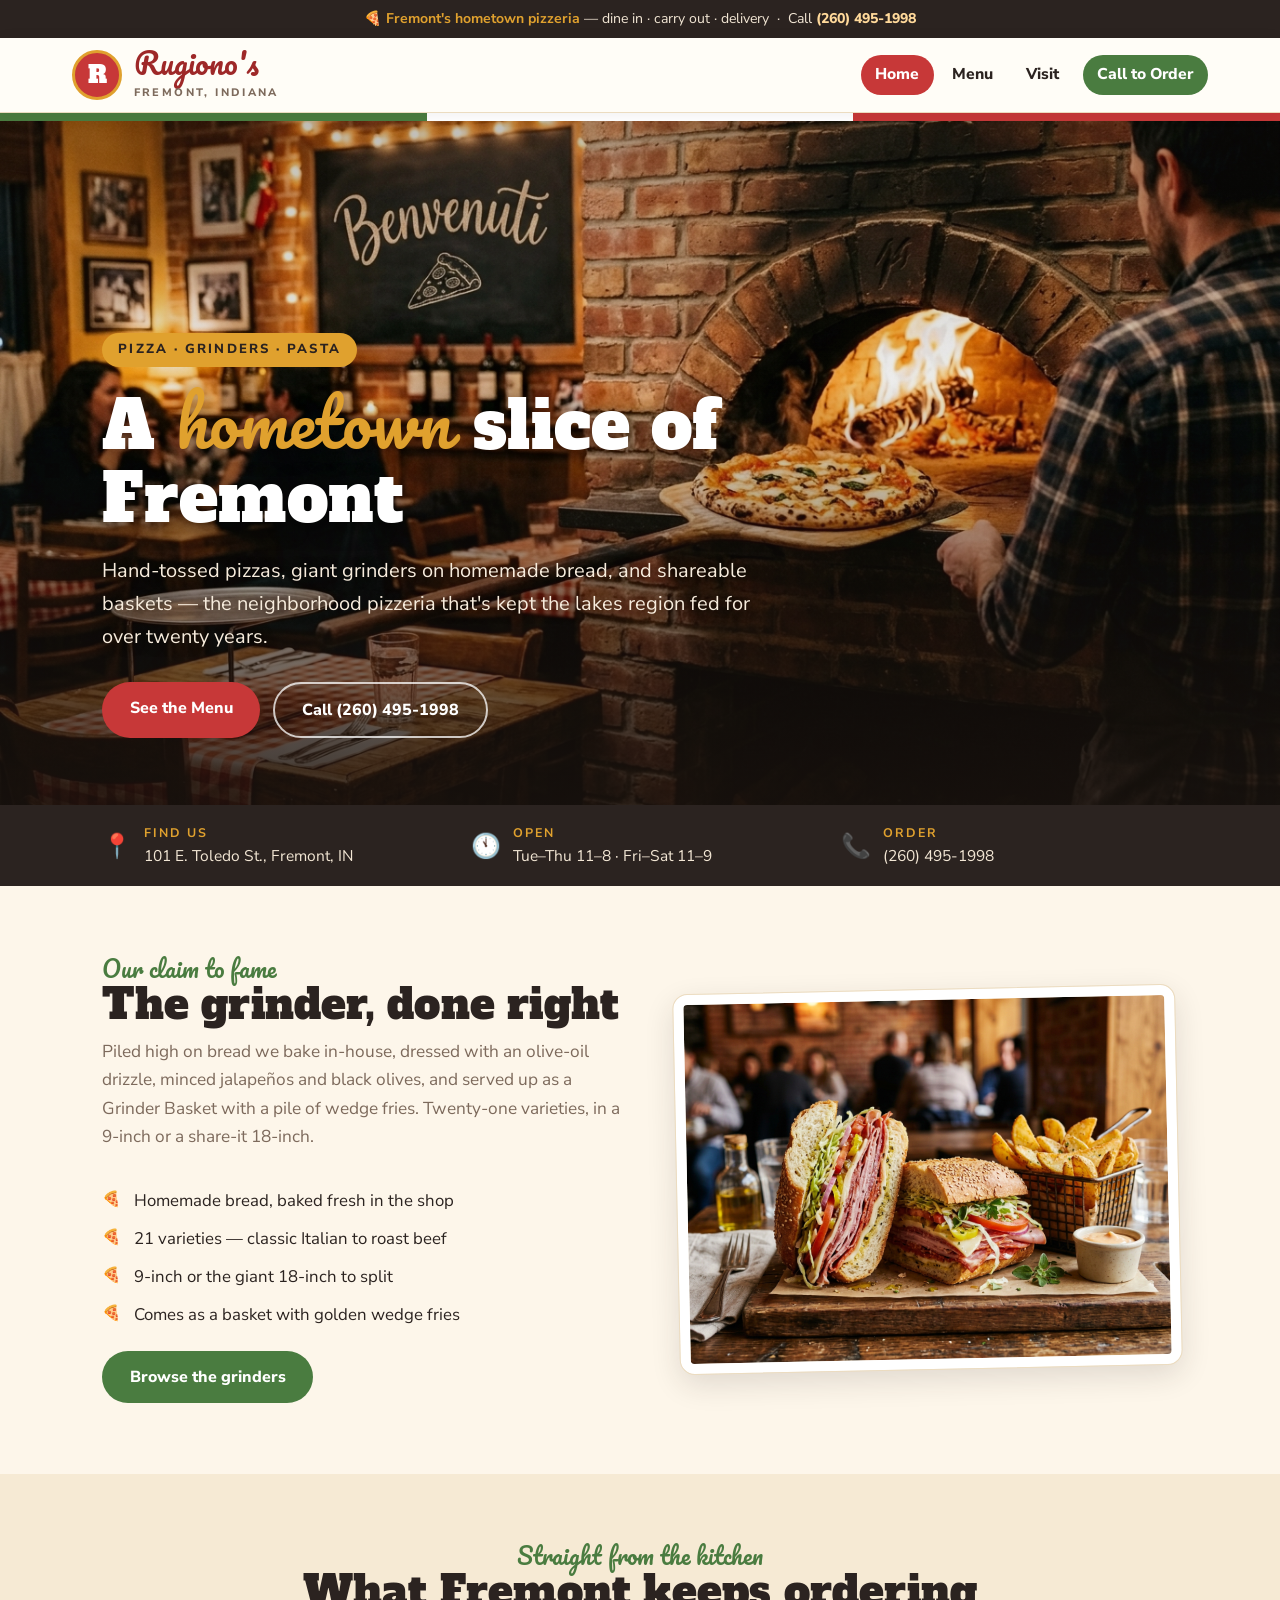
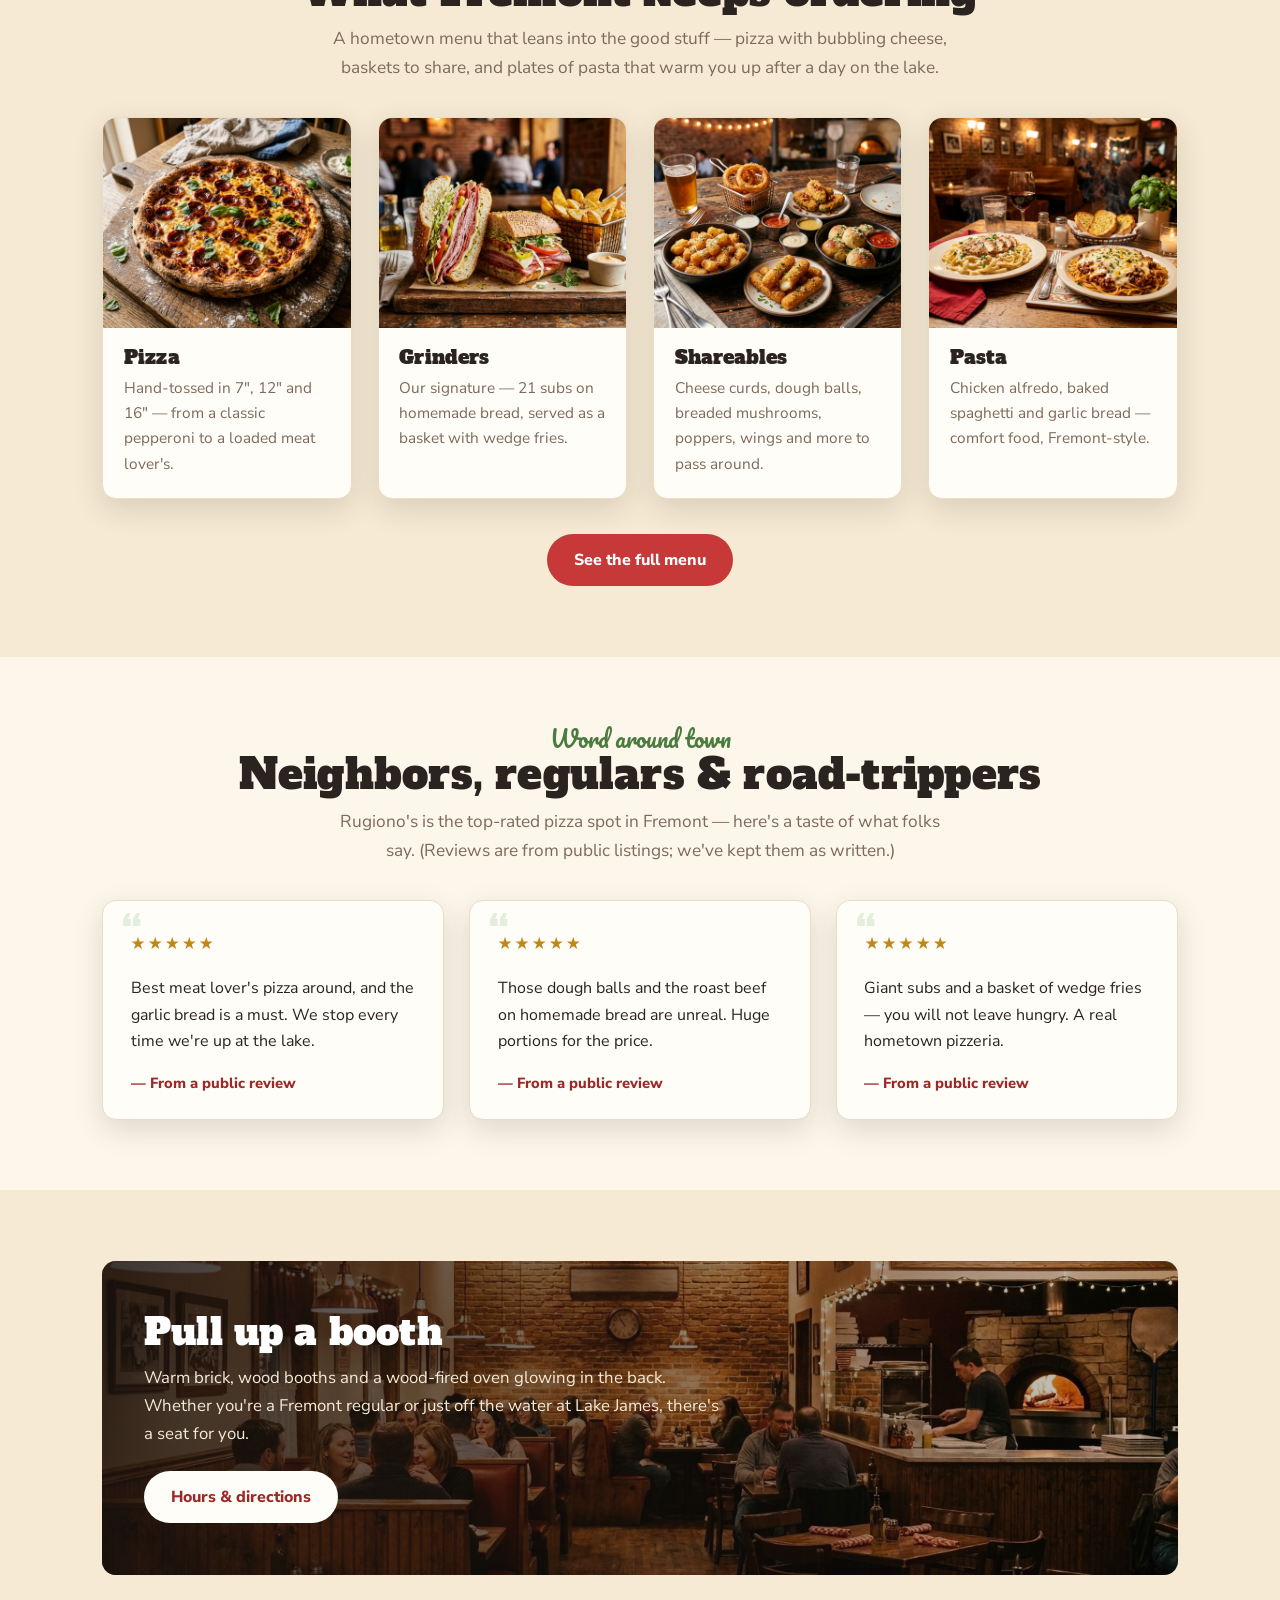
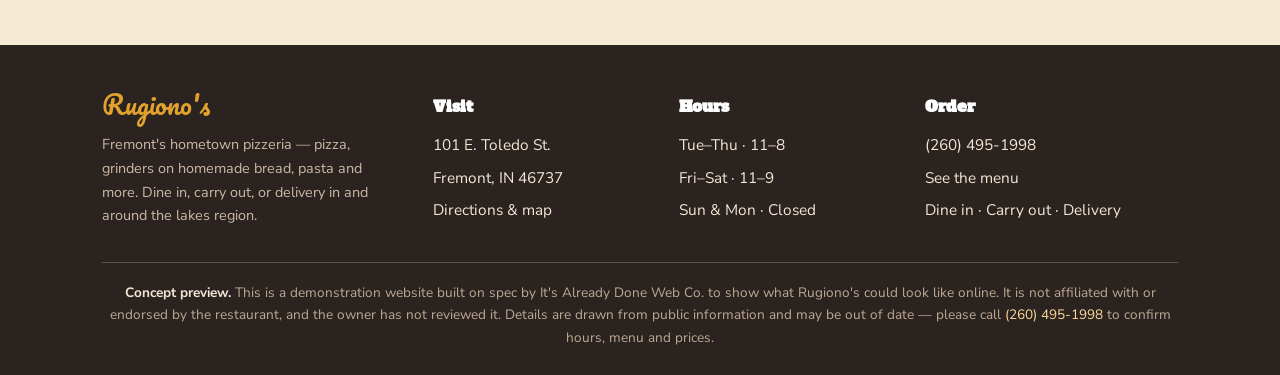
<file: index.html>
<!DOCTYPE html>
<html lang="en">
<head>
<meta charset="UTF-8">
<meta name="viewport" content="width=device-width, initial-scale=1.0">
<meta name="robots" content="noindex, nofollow">
<title>Rugiono's · Pizza & Grinders in Fremont, Indiana</title>
<meta name="description" content="Rugiono's is a hometown pizzeria in Fremont, Indiana — hand-tossed pizzas, giant grinders on homemade bread, pasta, and shareable appetizers. Dine in, carry out, or delivery.">
<link rel="stylesheet" href="css/style.css">
</head>
<body>

<div class="topbar">
  🍕 <strong>Fremont's hometown pizzeria</strong> — dine in · carry out · delivery &nbsp;·&nbsp; Call <a href="tel:12604951998">(260) 495-1998</a>
</div>

<header class="site">
  <div class="nav-row">
    <a class="brand" href="index.html">
      <span class="brand-mark">R</span>
      <span>
        <span class="brand-name">Rugiono's</span>
        <span class="brand-tag">Fremont, Indiana</span>
      </span>
    </a>
    <nav class="main">
      <a href="index.html" class="active">Home</a>
      <a href="menu.html">Menu</a>
      <a href="visit.html">Visit</a>
      <a href="tel:12604951998" class="cta">Call to Order</a>
    </nav>
  </div>
</header>
<div class="tricolore"></div>

<!-- HERO -->
<section class="hero">
  <img class="hero-bg" src="assets/hero-pizzeria-v2.png" alt="A fresh pizza pulled from the brick oven at Rugiono's">
  <div class="wrap hero-inner">
    <span class="kicker">Pizza · Grinders · Pasta</span>
    <h1>A <span class="script">hometown</span> slice of Fremont</h1>
    <p class="lede">Hand-tossed pizzas, giant grinders on homemade bread, and shareable baskets — the neighborhood pizzeria that's kept the lakes region fed for over twenty years.</p>
    <div class="btns">
      <a href="menu.html" class="btn btn-tomato">See the Menu</a>
      <a href="tel:12604951998" class="btn btn-outline">Call (260) 495-1998</a>
    </div>
  </div>
</section>

<!-- INFO STRIP -->
<div class="info-strip">
  <div class="wrap">
    <div class="cell">
      <span class="info-ico">📍</span>
      <span><strong>Find us</strong> 101 E. Toledo St., Fremont, IN</span>
    </div>
    <div class="cell">
      <span class="info-ico">🕚</span>
      <span><strong>Open</strong> Tue–Thu 11–8 · Fri–Sat 11–9</span>
    </div>
    <div class="cell">
      <span class="info-ico">📞</span>
      <span><strong>Order</strong> <a href="tel:12604951998">(260) 495-1998</a></span>
    </div>
  </div>
</div>

<!-- SIGNATURE: GRINDERS -->
<section class="block">
  <div class="wrap">
    <div class="split">
      <div>
        <p class="eyebrow">Our claim to fame</p>
        <h2>The grinder, done right</h2>
        <p class="sub">Piled high on bread we bake in-house, dressed with an olive-oil drizzle, minced jalapeños and black olives, and served up as a Grinder Basket with a pile of wedge fries. Twenty-one varieties, in a 9-inch or a share-it 18-inch.</p>
        <ul class="checks">
          <li>Homemade bread, baked fresh in the shop</li>
          <li>21 varieties — classic Italian to roast beef</li>
          <li>9-inch or the giant 18-inch to split</li>
          <li>Comes as a basket with golden wedge fries</li>
        </ul>
        <p style="margin-top:1.4rem"><a href="menu.html" class="btn btn-basil">Browse the grinders</a></p>
      </div>
      <div class="split-img">
        <img src="assets/grinder.png" alt="A giant grinder sub on homemade bread with a basket of wedge fries">
      </div>
    </div>
  </div>
</section>

<!-- FAVORITES CARDS -->
<section class="block block--deep">
  <div class="wrap center">
    <p class="eyebrow">Straight from the kitchen</p>
    <h2>What Fremont keeps ordering</h2>
    <p class="sub">A hometown menu that leans into the good stuff — pizza with bubbling cheese, baskets to share, and plates of pasta that warm you up after a day on the lake.</p>
  </div>
  <div class="wrap">
    <div class="grid grid-4">
      <div class="card">
        <img src="assets/pizza.png" alt="A whole pepperoni pizza with bubbling mozzarella">
        <div class="pad">
          <h3>Pizza</h3>
          <p>Hand-tossed in 7", 12" and 16" — from a classic pepperoni to a loaded meat lover's.</p>
        </div>
      </div>
      <div class="card">
        <img src="assets/grinder.png" alt="A giant grinder sub cut in half">
        <div class="pad">
          <h3>Grinders</h3>
          <p>Our signature — 21 subs on homemade bread, served as a basket with wedge fries.</p>
        </div>
      </div>
      <div class="card">
        <img src="assets/appetizers.png" alt="A spread of fried appetizers with dipping sauces">
        <div class="pad">
          <h3>Shareables</h3>
          <p>Cheese curds, dough balls, breaded mushrooms, poppers, wings and more to pass around.</p>
        </div>
      </div>
      <div class="card">
        <img src="assets/pasta.png" alt="Chicken alfredo and baked spaghetti with garlic bread">
        <div class="pad">
          <h3>Pasta</h3>
          <p>Chicken alfredo, baked spaghetti and garlic bread — comfort food, Fremont-style.</p>
        </div>
      </div>
    </div>
    <p class="center" style="margin-top:2.2rem"><a href="menu.html" class="btn btn-tomato">See the full menu</a></p>
  </div>
</section>

<!-- REVIEWS -->
<section class="block">
  <div class="wrap center">
    <p class="eyebrow">Word around town</p>
    <h2>Neighbors, regulars &amp; road-trippers</h2>
    <p class="sub">Rugiono's is the top-rated pizza spot in Fremont — here's a taste of what folks say. (Reviews are from public listings; we've kept them as written.)</p>
  </div>
  <div class="wrap">
    <div class="grid grid-3">
      <div class="review">
        <div class="stars">★★★★★</div>
        <p>Best meat lover's pizza around, and the garlic bread is a must. We stop every time we're up at the lake.</p>
        <div class="who">— From a public review</div>
      </div>
      <div class="review">
        <div class="stars">★★★★★</div>
        <p>Those dough balls and the roast beef on homemade bread are unreal. Huge portions for the price.</p>
        <div class="who">— From a public review</div>
      </div>
      <div class="review">
        <div class="stars">★★★★★</div>
        <p>Giant subs and a basket of wedge fries — you will not leave hungry. A real hometown pizzeria.</p>
        <div class="who">— From a public review</div>
      </div>
    </div>
  </div>
</section>

<!-- BANNER -->
<section class="block block--deep">
  <div class="wrap">
    <div class="banner">
      <img class="bg" src="assets/interior-v2.png" alt="The warm, brick-walled dining room at Rugiono's">
      <div class="pad">
        <h2>Pull up a booth</h2>
        <p>Warm brick, wood booths and a wood-fired oven glowing in the back. Whether you're a Fremont regular or just off the water at Lake James, there's a seat for you.</p>
        <a href="visit.html" class="btn btn-cream">Hours &amp; directions</a>
      </div>
    </div>
  </div>
</section>

<!-- FOOTER -->
<footer class="site">
  <div class="wrap">
    <div class="cols">
      <div>
        <span class="brand-name" style="font-family:'Pacifico',cursive;font-size:1.6rem;">Rugiono's</span>
        <p class="small">Fremont's hometown pizzeria — pizza, grinders on homemade bread, pasta and more. Dine in, carry out, or delivery in and around the lakes region.</p>
      </div>
      <div>
        <h4>Visit</h4>
        <ul>
          <li>101 E. Toledo St.</li>
          <li>Fremont, IN 46737</li>
          <li><a href="visit.html">Directions &amp; map</a></li>
        </ul>
      </div>
      <div>
        <h4>Hours</h4>
        <ul>
          <li>Tue–Thu · 11–8</li>
          <li>Fri–Sat · 11–9</li>
          <li>Sun &amp; Mon · Closed</li>
        </ul>
      </div>
      <div>
        <h4>Order</h4>
        <ul>
          <li><a href="tel:12604951998">(260) 495-1998</a></li>
          <li><a href="menu.html">See the menu</a></li>
          <li>Dine in · Carry out · Delivery</li>
        </ul>
      </div>
    </div>
    <div class="footnote">
      <strong>Concept preview.</strong> This is a demonstration website built on spec by It's Already Done Web Co. to show what Rugiono's could look like online. It is not affiliated with or endorsed by the restaurant, and the owner has not reviewed it. Details are drawn from public information and may be out of date — please call <a href="tel:12604951998" style="color:#ffd99a">(260) 495-1998</a> to confirm hours, menu and prices.
    </div>
  </div>
</footer>

<script>
  // Privacy-friendly analytics (GoatCounter) - no cookies, records host+path only
  window.goatcounter = { path: function(p) { return location.host + p; } };
</script>
<script data-goatcounter="https://flylow3d.goatcounter.com/count" async src="//gc.zgo.at/count.js"></script>
</body>
</html>
</file>
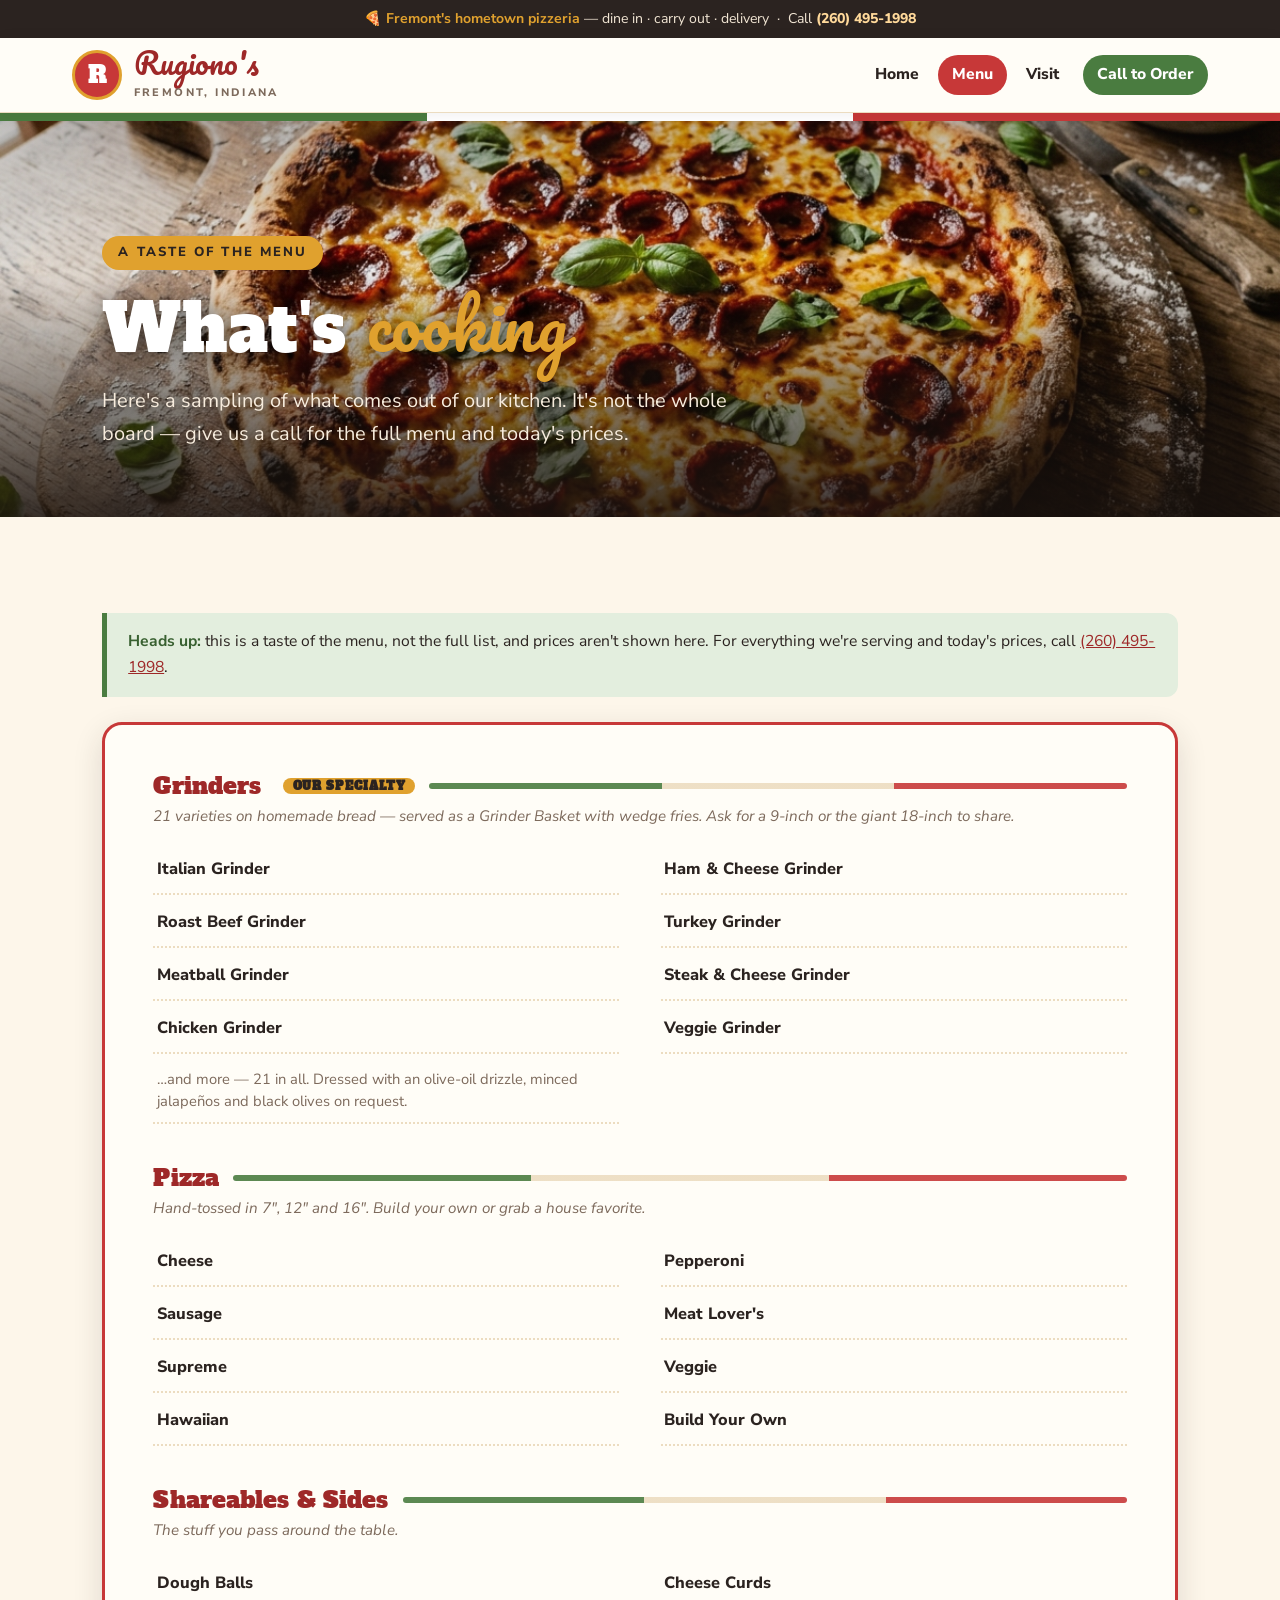
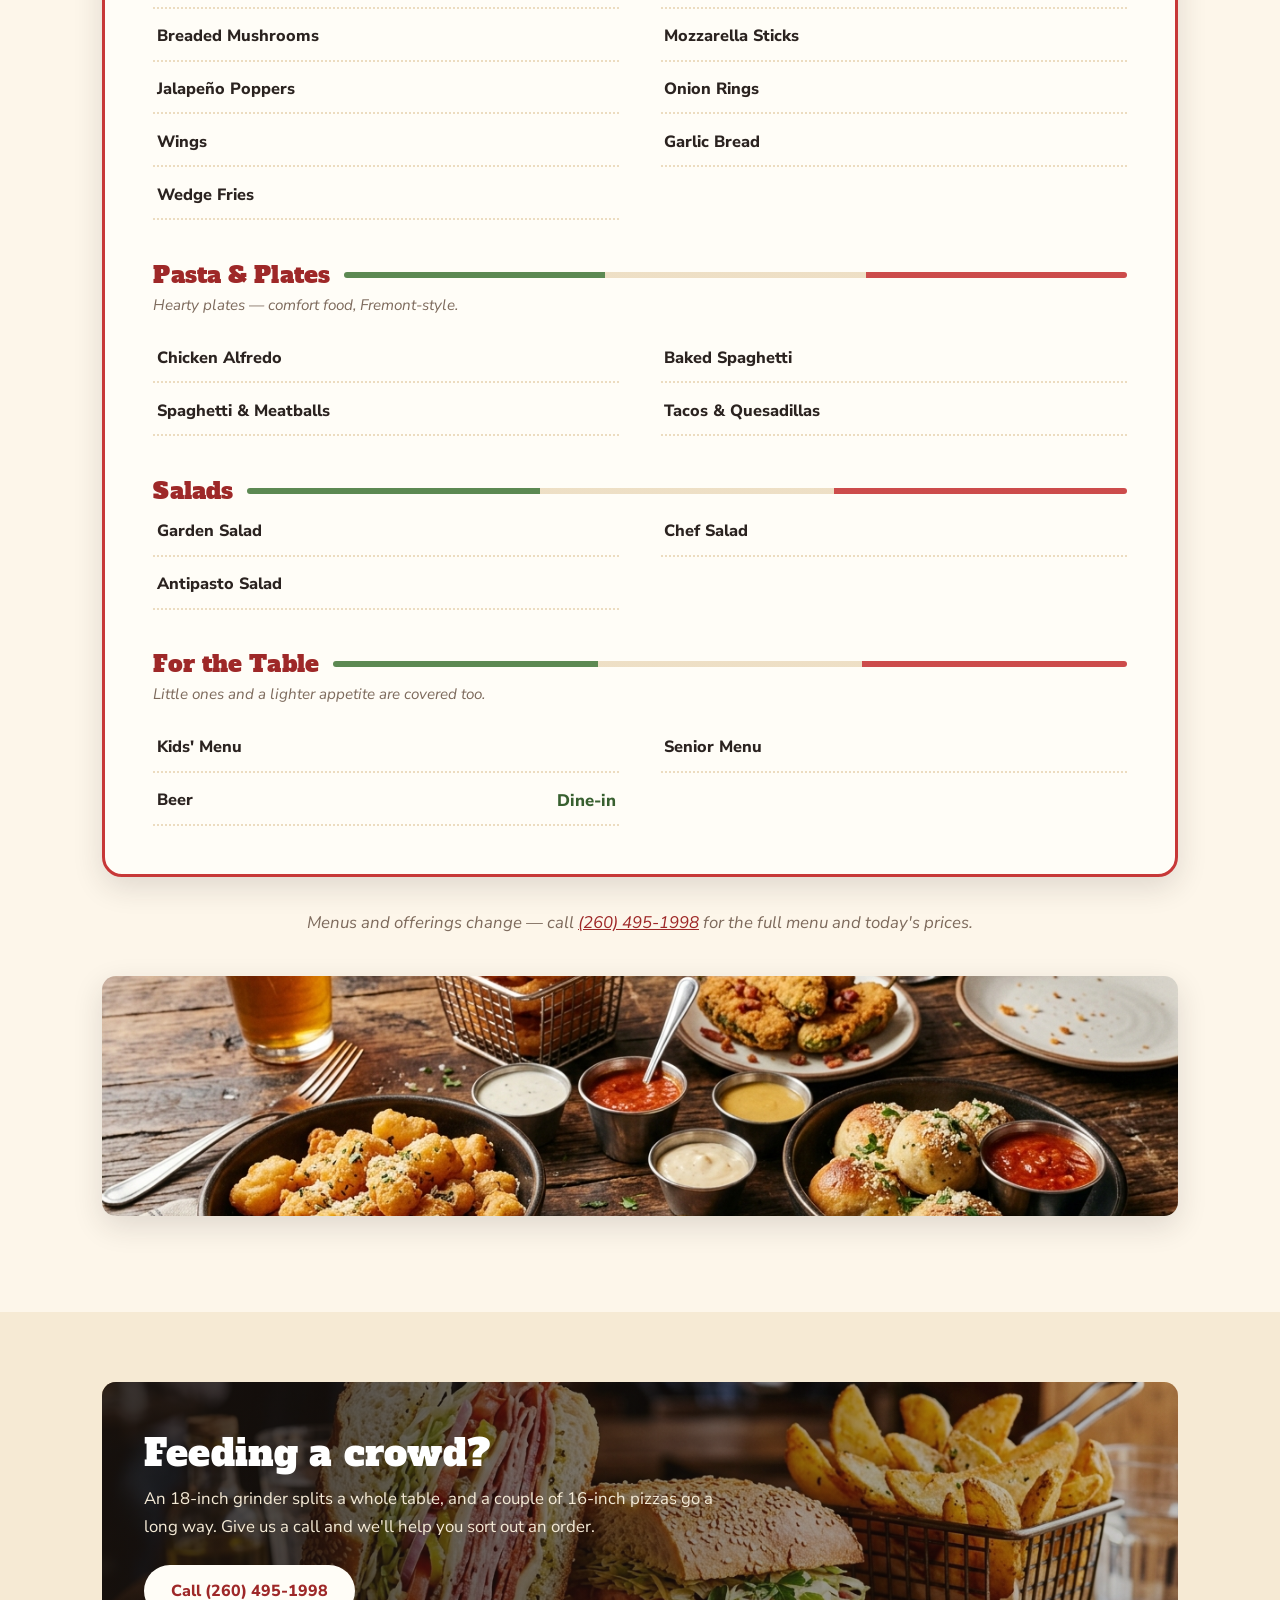
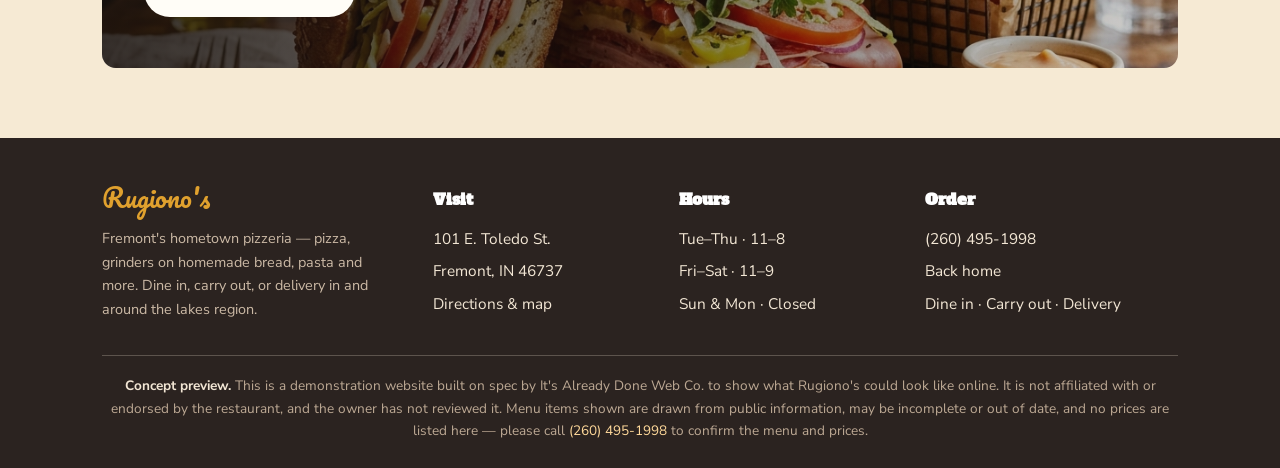
<file: menu.html>
<!DOCTYPE html>
<html lang="en">
<head>
<meta charset="UTF-8">
<meta name="viewport" content="width=device-width, initial-scale=1.0">
<meta name="robots" content="noindex, nofollow">
<title>Menu · Rugiono's · Fremont, Indiana</title>
<meta name="description" content="A taste of the Rugiono's menu — grinders on homemade bread, hand-tossed pizza, shareable appetizers, pasta, salads and more. Call (260) 495-1998 for today's prices.">
<link rel="stylesheet" href="css/style.css">
</head>
<body>

<div class="topbar">
  🍕 <strong>Fremont's hometown pizzeria</strong> — dine in · carry out · delivery &nbsp;·&nbsp; Call <a href="tel:12604951998">(260) 495-1998</a>
</div>

<header class="site">
  <div class="nav-row">
    <a class="brand" href="index.html">
      <span class="brand-mark">R</span>
      <span>
        <span class="brand-name">Rugiono's</span>
        <span class="brand-tag">Fremont, Indiana</span>
      </span>
    </a>
    <nav class="main">
      <a href="index.html">Home</a>
      <a href="menu.html" class="active">Menu</a>
      <a href="visit.html">Visit</a>
      <a href="tel:12604951998" class="cta">Call to Order</a>
    </nav>
  </div>
</header>
<div class="tricolore"></div>

<!-- HERO -->
<section class="hero hero--page">
  <img class="hero-bg" src="assets/pizza.png" alt="A whole pepperoni pizza fresh from the oven">
  <div class="wrap hero-inner">
    <span class="kicker">A taste of the menu</span>
    <h1>What's <span class="script">cooking</span></h1>
    <p class="lede">Here's a sampling of what comes out of our kitchen. It's not the whole board — give us a call for the full menu and today's prices.</p>
  </div>
</section>

<section class="block">
  <div class="wrap">

    <div class="tip">
      <strong>Heads up:</strong> this is a taste of the menu, not the full list, and prices aren't shown here. For everything we're serving and today's prices, call <a href="tel:12604951998">(260) 495-1998</a>.
    </div>

    <div class="menu-board">

      <!-- GRINDERS -->
      <div class="menu-section">
        <h3>Grinders <span class="pill">Our specialty</span></h3>
        <p class="note">21 varieties on homemade bread — served as a Grinder Basket with wedge fries. Ask for a 9-inch or the giant 18-inch to share.</p>
        <div class="menu-items">
          <div class="mi"><span class="n">Italian Grinder</span></div>
          <div class="mi"><span class="n">Ham &amp; Cheese Grinder</span></div>
          <div class="mi"><span class="n">Roast Beef Grinder</span></div>
          <div class="mi"><span class="n">Turkey Grinder</span></div>
          <div class="mi"><span class="n">Meatball Grinder</span></div>
          <div class="mi"><span class="n">Steak &amp; Cheese Grinder</span></div>
          <div class="mi"><span class="n">Chicken Grinder</span></div>
          <div class="mi"><span class="n">Veggie Grinder</span></div>
          <div class="mi"><span class="d">…and more — 21 in all. Dressed with an olive-oil drizzle, minced jalapeños and black olives on request.</span></div>
        </div>
      </div>

      <!-- PIZZA -->
      <div class="menu-section">
        <h3>Pizza</h3>
        <p class="note">Hand-tossed in 7", 12" and 16". Build your own or grab a house favorite.</p>
        <div class="menu-items">
          <div class="mi"><span class="n">Cheese</span></div>
          <div class="mi"><span class="n">Pepperoni</span></div>
          <div class="mi"><span class="n">Sausage</span></div>
          <div class="mi"><span class="n">Meat Lover's</span></div>
          <div class="mi"><span class="n">Supreme</span></div>
          <div class="mi"><span class="n">Veggie</span></div>
          <div class="mi"><span class="n">Hawaiian</span></div>
          <div class="mi"><span class="n">Build Your Own</span></div>
        </div>
      </div>

      <!-- APPETIZERS -->
      <div class="menu-section">
        <h3>Shareables &amp; Sides</h3>
        <p class="note">The stuff you pass around the table.</p>
        <div class="menu-items">
          <div class="mi"><span class="n">Dough Balls</span></div>
          <div class="mi"><span class="n">Cheese Curds</span></div>
          <div class="mi"><span class="n">Breaded Mushrooms</span></div>
          <div class="mi"><span class="n">Mozzarella Sticks</span></div>
          <div class="mi"><span class="n">Jalapeño Poppers</span></div>
          <div class="mi"><span class="n">Onion Rings</span></div>
          <div class="mi"><span class="n">Wings</span></div>
          <div class="mi"><span class="n">Garlic Bread</span></div>
          <div class="mi"><span class="n">Wedge Fries</span></div>
        </div>
      </div>

      <!-- PASTA -->
      <div class="menu-section">
        <h3>Pasta &amp; Plates</h3>
        <p class="note">Hearty plates — comfort food, Fremont-style.</p>
        <div class="menu-items">
          <div class="mi"><span class="n">Chicken Alfredo</span></div>
          <div class="mi"><span class="n">Baked Spaghetti</span></div>
          <div class="mi"><span class="n">Spaghetti &amp; Meatballs</span></div>
          <div class="mi"><span class="n">Tacos &amp; Quesadillas</span></div>
        </div>
      </div>

      <!-- SALADS -->
      <div class="menu-section">
        <h3>Salads</h3>
        <div class="menu-items">
          <div class="mi"><span class="n">Garden Salad</span></div>
          <div class="mi"><span class="n">Chef Salad</span></div>
          <div class="mi"><span class="n">Antipasto Salad</span></div>
        </div>
      </div>

      <!-- FOR EVERYONE -->
      <div class="menu-section">
        <h3>For the Table</h3>
        <p class="note">Little ones and a lighter appetite are covered too.</p>
        <div class="menu-items">
          <div class="mi"><span class="n">Kids' Menu</span></div>
          <div class="mi"><span class="n">Senior Menu</span></div>
          <div class="mi"><span class="n">Beer</span> <span class="p">Dine-in</span></div>
        </div>
      </div>

    </div>

    <p class="center" style="margin-top:2rem;color:var(--muted);font-style:italic;">
      Menus and offerings change — call <a href="tel:12604951998">(260) 495-1998</a> for the full menu and today's prices.
    </p>

    <div class="menu-photo" style="margin-top:2.4rem">
      <img src="assets/appetizers.png" alt="A spread of appetizers from Rugiono's">
    </div>
  </div>
</section>

<!-- BANNER -->
<section class="block block--deep">
  <div class="wrap">
    <div class="banner">
      <img class="bg" src="assets/grinder.png" alt="A giant grinder with wedge fries">
      <div class="pad">
        <h2>Feeding a crowd?</h2>
        <p>An 18-inch grinder splits a whole table, and a couple of 16-inch pizzas go a long way. Give us a call and we'll help you sort out an order.</p>
        <a href="tel:12604951998" class="btn btn-cream">Call (260) 495-1998</a>
      </div>
    </div>
  </div>
</section>

<!-- FOOTER -->
<footer class="site">
  <div class="wrap">
    <div class="cols">
      <div>
        <span class="brand-name" style="font-family:'Pacifico',cursive;font-size:1.6rem;">Rugiono's</span>
        <p class="small">Fremont's hometown pizzeria — pizza, grinders on homemade bread, pasta and more. Dine in, carry out, or delivery in and around the lakes region.</p>
      </div>
      <div>
        <h4>Visit</h4>
        <ul>
          <li>101 E. Toledo St.</li>
          <li>Fremont, IN 46737</li>
          <li><a href="visit.html">Directions &amp; map</a></li>
        </ul>
      </div>
      <div>
        <h4>Hours</h4>
        <ul>
          <li>Tue–Thu · 11–8</li>
          <li>Fri–Sat · 11–9</li>
          <li>Sun &amp; Mon · Closed</li>
        </ul>
      </div>
      <div>
        <h4>Order</h4>
        <ul>
          <li><a href="tel:12604951998">(260) 495-1998</a></li>
          <li><a href="index.html">Back home</a></li>
          <li>Dine in · Carry out · Delivery</li>
        </ul>
      </div>
    </div>
    <div class="footnote">
      <strong>Concept preview.</strong> This is a demonstration website built on spec by It's Already Done Web Co. to show what Rugiono's could look like online. It is not affiliated with or endorsed by the restaurant, and the owner has not reviewed it. Menu items shown are drawn from public information, may be incomplete or out of date, and no prices are listed here — please call <a href="tel:12604951998" style="color:#ffd99a">(260) 495-1998</a> to confirm the menu and prices.
    </div>
  </div>
</footer>

<script>
  // Privacy-friendly analytics (GoatCounter) - no cookies, records host+path only
  window.goatcounter = { path: function(p) { return location.host + p; } };
</script>
<script data-goatcounter="https://flylow3d.goatcounter.com/count" async src="//gc.zgo.at/count.js"></script>
</body>
</html>
</file>
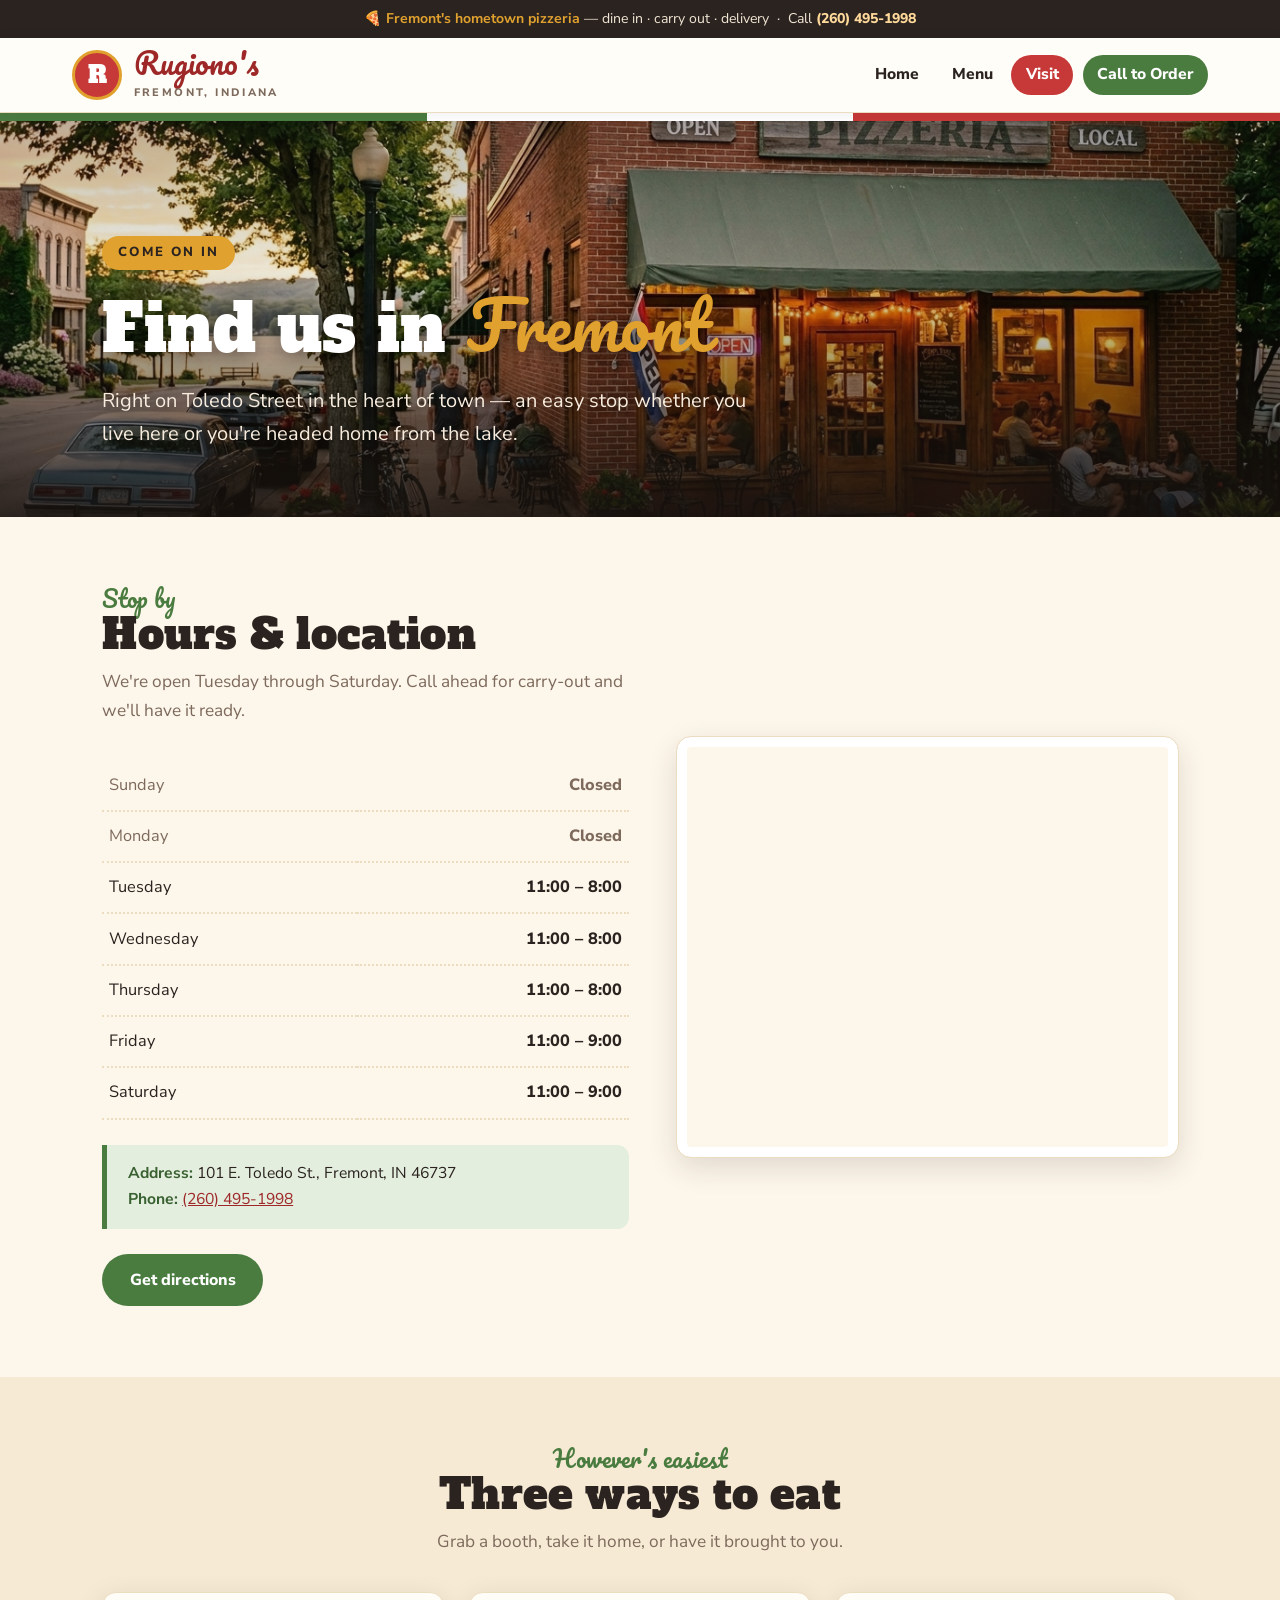
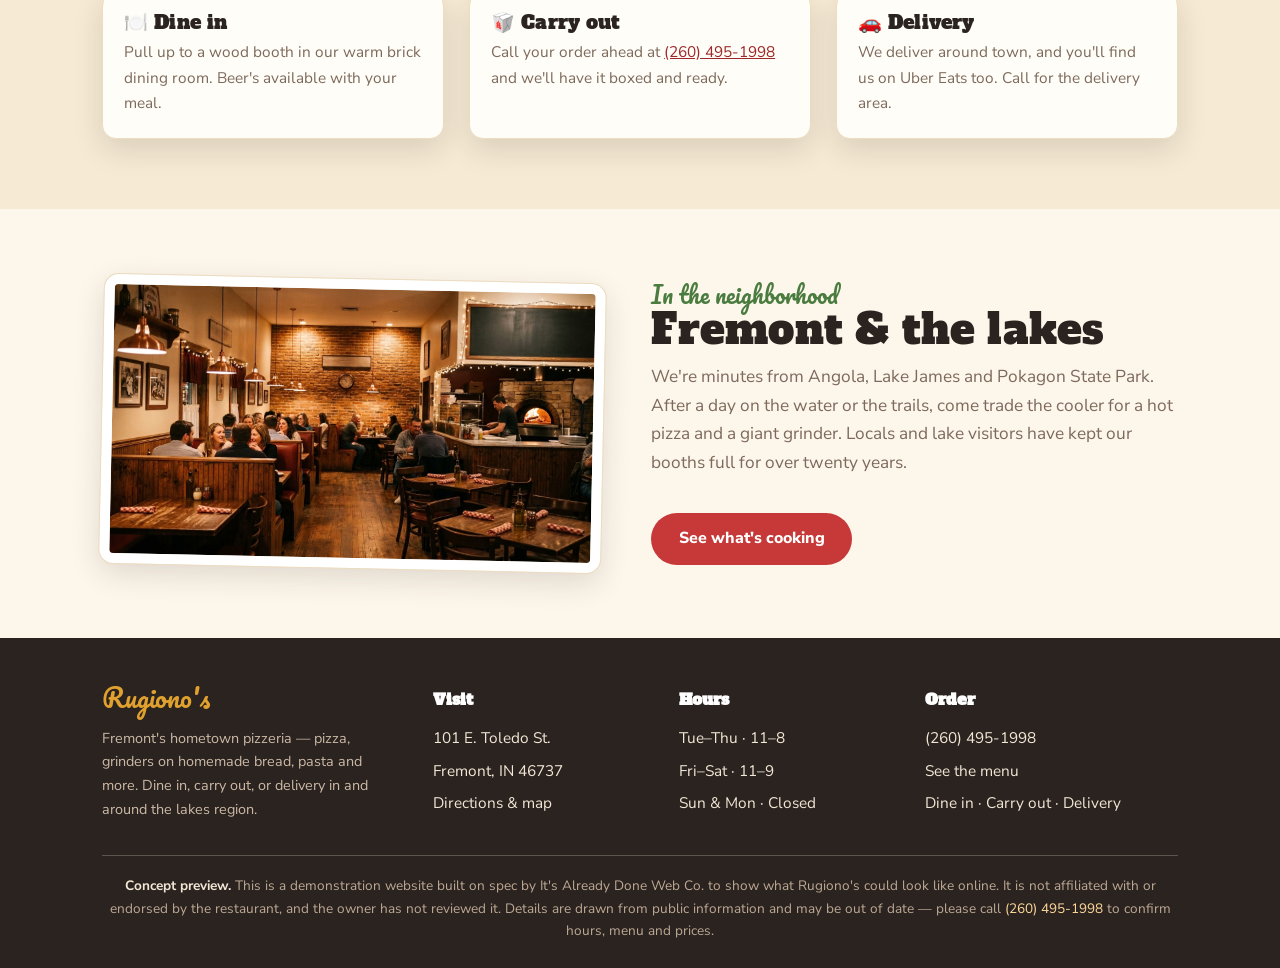
<file: visit.html>
<!DOCTYPE html>
<html lang="en">
<head>
<meta charset="UTF-8">
<meta name="viewport" content="width=device-width, initial-scale=1.0">
<meta name="robots" content="noindex, nofollow">
<title>Visit · Rugiono's · Fremont, Indiana</title>
<meta name="description" content="Find Rugiono's at 101 E. Toledo St. in Fremont, Indiana — hours, directions and map. Dine in, carry out, or delivery near Angola, Lake James and Pokagon State Park.">
<link rel="stylesheet" href="css/style.css">
</head>
<body>

<div class="topbar">
  🍕 <strong>Fremont's hometown pizzeria</strong> — dine in · carry out · delivery &nbsp;·&nbsp; Call <a href="tel:12604951998">(260) 495-1998</a>
</div>

<header class="site">
  <div class="nav-row">
    <a class="brand" href="index.html">
      <span class="brand-mark">R</span>
      <span>
        <span class="brand-name">Rugiono's</span>
        <span class="brand-tag">Fremont, Indiana</span>
      </span>
    </a>
    <nav class="main">
      <a href="index.html">Home</a>
      <a href="menu.html">Menu</a>
      <a href="visit.html" class="active">Visit</a>
      <a href="tel:12604951998" class="cta">Call to Order</a>
    </nav>
  </div>
</header>
<div class="tricolore"></div>

<!-- HERO -->
<section class="hero hero--page">
  <img class="hero-bg" src="assets/storefront-v2.png" alt="The Rugiono's storefront on a Fremont corner at golden hour">
  <div class="wrap hero-inner">
    <span class="kicker">Come on in</span>
    <h1>Find us in <span class="script">Fremont</span></h1>
    <p class="lede">Right on Toledo Street in the heart of town — an easy stop whether you live here or you're headed home from the lake.</p>
  </div>
</section>

<!-- HOURS + MAP -->
<section class="block">
  <div class="wrap">
    <div class="split">
      <div>
        <p class="eyebrow">Stop by</p>
        <h2>Hours &amp; location</h2>
        <p class="sub">We're open Tuesday through Saturday. Call ahead for carry-out and we'll have it ready.</p>
        <table class="hours">
          <tr class="closed"><td>Sunday</td><td>Closed</td></tr>
          <tr class="closed"><td>Monday</td><td>Closed</td></tr>
          <tr><td>Tuesday</td><td>11:00 – 8:00</td></tr>
          <tr><td>Wednesday</td><td>11:00 – 8:00</td></tr>
          <tr><td>Thursday</td><td>11:00 – 8:00</td></tr>
          <tr><td>Friday</td><td>11:00 – 9:00</td></tr>
          <tr><td>Saturday</td><td>11:00 – 9:00</td></tr>
        </table>
        <div class="tip" style="margin-top:1.6rem">
          <strong>Address:</strong> 101 E. Toledo St., Fremont, IN 46737<br>
          <strong>Phone:</strong> <a href="tel:12604951998">(260) 495-1998</a>
        </div>
        <p style="margin-top:0.4rem"><a href="https://www.google.com/maps/dir/?api=1&destination=Rugiono%27s+101+E+Toledo+St+Fremont+IN+46737" target="_blank" rel="noopener" class="btn btn-basil">Get directions</a></p>
      </div>
      <div>
        <div class="map-frame">
          <iframe
            title="Map to Rugiono's in Fremont, Indiana"
            src="https://www.google.com/maps?q=101+E+Toledo+St,+Fremont,+IN+46737&output=embed"
            loading="lazy" referrerpolicy="no-referrer-when-downgrade" allowfullscreen></iframe>
        </div>
      </div>
    </div>
  </div>
</section>

<!-- WAYS TO GET IT -->
<section class="block block--deep">
  <div class="wrap center">
    <p class="eyebrow">However's easiest</p>
    <h2>Three ways to eat</h2>
    <p class="sub">Grab a booth, take it home, or have it brought to you.</p>
  </div>
  <div class="wrap">
    <div class="grid grid-3">
      <div class="card">
        <div class="pad">
          <h3>🍽️ Dine in</h3>
          <p>Pull up to a wood booth in our warm brick dining room. Beer's available with your meal.</p>
        </div>
      </div>
      <div class="card">
        <div class="pad">
          <h3>🥡 Carry out</h3>
          <p>Call your order ahead at <a href="tel:12604951998">(260) 495-1998</a> and we'll have it boxed and ready.</p>
        </div>
      </div>
      <div class="card">
        <div class="pad">
          <h3>🚗 Delivery</h3>
          <p>We deliver around town, and you'll find us on Uber Eats too. Call for the delivery area.</p>
        </div>
      </div>
    </div>
  </div>
</section>

<!-- LAKE COUNTRY -->
<section class="block">
  <div class="wrap">
    <div class="split rev">
      <div class="split-img">
        <img src="assets/interior-v2.png" alt="The warm brick-walled dining room at Rugiono's">
      </div>
      <div>
        <p class="eyebrow">In the neighborhood</p>
        <h2>Fremont &amp; the lakes</h2>
        <p class="sub">We're minutes from Angola, Lake James and Pokagon State Park. After a day on the water or the trails, come trade the cooler for a hot pizza and a giant grinder. Locals and lake visitors have kept our booths full for over twenty years.</p>
        <p><a href="menu.html" class="btn btn-tomato">See what's cooking</a></p>
      </div>
    </div>
  </div>
</section>

<!-- FOOTER -->
<footer class="site">
  <div class="wrap">
    <div class="cols">
      <div>
        <span class="brand-name" style="font-family:'Pacifico',cursive;font-size:1.6rem;">Rugiono's</span>
        <p class="small">Fremont's hometown pizzeria — pizza, grinders on homemade bread, pasta and more. Dine in, carry out, or delivery in and around the lakes region.</p>
      </div>
      <div>
        <h4>Visit</h4>
        <ul>
          <li>101 E. Toledo St.</li>
          <li>Fremont, IN 46737</li>
          <li><a href="visit.html">Directions &amp; map</a></li>
        </ul>
      </div>
      <div>
        <h4>Hours</h4>
        <ul>
          <li>Tue–Thu · 11–8</li>
          <li>Fri–Sat · 11–9</li>
          <li>Sun &amp; Mon · Closed</li>
        </ul>
      </div>
      <div>
        <h4>Order</h4>
        <ul>
          <li><a href="tel:12604951998">(260) 495-1998</a></li>
          <li><a href="menu.html">See the menu</a></li>
          <li>Dine in · Carry out · Delivery</li>
        </ul>
      </div>
    </div>
    <div class="footnote">
      <strong>Concept preview.</strong> This is a demonstration website built on spec by It's Already Done Web Co. to show what Rugiono's could look like online. It is not affiliated with or endorsed by the restaurant, and the owner has not reviewed it. Details are drawn from public information and may be out of date — please call <a href="tel:12604951998" style="color:#ffd99a">(260) 495-1998</a> to confirm hours, menu and prices.
    </div>
  </div>
</footer>

<script>
  // Privacy-friendly analytics (GoatCounter) - no cookies, records host+path only
  window.goatcounter = { path: function(p) { return location.host + p; } };
</script>
<script data-goatcounter="https://flylow3d.goatcounter.com/count" async src="//gc.zgo.at/count.js"></script>
</body>
</html>
</file>
<file: css/style.css>
/* ============================================================
   Rugiono's — warm retro brick-oven trattoria
   Tomato red · basil green · espresso · mozzarella gold · cream
   Fonts: Alfa Slab One (display) + Pacifico (script) + Nunito Sans
   Signature motif: Italian tricolore (green-white-red) stripe
   ============================================================ */

@import url('https://fonts.googleapis.com/css2?family=Alfa+Slab+One&family=Pacifico&family=Nunito+Sans:ital,wght@0,400;0,600;0,700;0,800;1,400&display=swap');

:root {
  --cream: #fdf6ea;
  --cream-deep: #f6ead4;
  --panel: #fffdf7;
  --line: #ecdcc0;
  --tomato: #c73838;
  --tomato-deep: #9e2828;
  --basil: #4a7c40;
  --basil-deep: #386030;
  --basil-soft: #e3eede;
  --gold: #e0a12e;
  --gold-deep: #c2851a;
  --char: #2b2320;
  --char-2: #3a2f2a;
  --muted: #7d6a5c;
  --radius: 14px;
  --shadow: 0 10px 30px rgba(43, 35, 32, 0.14);
}

* { margin: 0; padding: 0; box-sizing: border-box; }
html { scroll-behavior: smooth; }

body {
  overflow-x: hidden;
  background: var(--cream);
  color: var(--char);
  font-family: 'Nunito Sans', system-ui, sans-serif;
  font-size: 1.05rem;
  line-height: 1.65;
}

img { max-width: 100%; display: block; }
::selection { background: var(--tomato); color: #fff; }

h1, h2, h3 { font-family: 'Alfa Slab One', Georgia, serif; font-weight: 400; line-height: 1.12; letter-spacing: 0.005em; }

.wrap { max-width: 1120px; margin: 0 auto; padding: 0 1.4rem; }
a { color: var(--tomato-deep); }

/* ---------- tricolore stripe divider ---------- */
.tricolore {
  height: 8px;
  background: linear-gradient(90deg, var(--basil) 0 33.33%, #fff 33.33% 66.66%, var(--tomato) 66.66% 100%);
}

/* ---------- topbar & header ---------- */
.topbar {
  background: var(--char);
  color: #f2e6d4;
  font-size: 0.88rem;
  text-align: center;
  padding: 0.45rem 1rem;
}
.topbar strong { color: var(--gold); }
.topbar a { color: #ffd99a; font-weight: 800; text-decoration: none; }

header.site {
  background: var(--panel);
  border-bottom: 1px solid var(--line);
  position: sticky; top: 0; z-index: 50;
  box-shadow: 0 2px 14px rgba(43,35,32,0.07);
}
.nav-row {
  display: flex; align-items: center; justify-content: space-between;
  gap: 1rem; padding: 0.65rem 1.4rem; max-width: 1180px; margin: 0 auto; flex-wrap: wrap;
}
.brand { text-decoration: none; display: flex; align-items: center; gap: 0.7rem; }
.brand-mark {
  width: 50px; height: 50px; border-radius: 50%; flex-shrink: 0;
  background: var(--tomato); border: 3px solid var(--gold);
  display: grid; place-items: center;
  font-family: 'Alfa Slab One', serif; font-size: 1.5rem; color: #fff; line-height: 1;
}
.brand-name {
  font-family: 'Pacifico', cursive; font-weight: 400;
  font-size: 1.85rem; color: var(--tomato-deep); line-height: 0.95;
}
.brand-tag {
  display: block; font-family: 'Nunito Sans', sans-serif;
  font-size: 0.68rem; font-weight: 800; letter-spacing: 0.22em;
  text-transform: uppercase; color: var(--muted);
}
nav.main { display: flex; align-items: center; gap: 0.25rem; flex-wrap: wrap; }
nav.main a {
  text-decoration: none; color: var(--char); font-weight: 800; font-size: 0.98rem;
  padding: 0.45rem 0.9rem; border-radius: 999px; transition: background 0.15s, color 0.15s;
}
nav.main a:hover { background: var(--basil-soft); color: var(--basil-deep); }
nav.main a.active { background: var(--tomato); color: #fff; }
nav.main a.cta { background: var(--basil); color: #fff; margin-left: 0.35rem; }
nav.main a.cta:hover { background: var(--basil-deep); color: #fff; }

/* ---------- hero ---------- */
.hero {
  position: relative; min-height: 76vh;
  display: flex; align-items: flex-end;
  color: #fff; isolation: isolate; overflow: hidden;
}
.hero-bg { position: absolute; inset: 0; width: 100%; height: 100%; object-fit: cover; z-index: -2; }
.hero::after {
  content: ""; position: absolute; inset: 0; z-index: -1;
  background: linear-gradient(180deg, rgba(30,22,18,0.28) 0%, rgba(30,22,18,0.08) 38%, rgba(25,18,14,0.85) 100%);
}
.hero-inner { padding-top: 5.5rem; padding-bottom: 3.2rem; width: 100%; }
.hero .kicker {
  display: inline-block; background: var(--gold);
  color: var(--char); font-weight: 800; font-size: 0.82rem;
  letter-spacing: 0.16em; text-transform: uppercase;
  padding: 0.4rem 1rem; border-radius: 999px; margin-bottom: 1.1rem;
}
.hero h1 {
  color: #fff; font-size: clamp(2.4rem, 5.4vw, 4.1rem);
  max-width: 15ch; text-shadow: 0 3px 22px rgba(0,0,0,0.5);
}
.hero h1 .script { font-family: 'Pacifico', cursive; color: var(--gold); }
.hero p.lede {
  max-width: 54ch; margin: 1.1rem 0 1.8rem;
  font-size: clamp(1.05rem, 1.7vw, 1.25rem);
  color: #f7ecdd; text-shadow: 0 2px 12px rgba(0,0,0,0.5);
}
.hero .btns { display: flex; gap: 0.8rem; flex-wrap: wrap; margin-bottom: 1rem; }
.hero--page { min-height: 44vh; }
.hero--page .hero-inner { padding-top: 4rem; padding-bottom: 2.4rem; }

/* ---------- buttons ---------- */
.btn {
  display: inline-block; text-decoration: none; font-weight: 800;
  font-family: 'Nunito Sans', sans-serif; font-size: 1rem;
  padding: 0.8rem 1.7rem; border-radius: 999px;
  transition: transform 0.12s, box-shadow 0.12s, background 0.15s;
}
.btn:hover { transform: translateY(-2px); box-shadow: 0 10px 24px rgba(0,0,0,0.2); }
.btn-tomato { background: var(--tomato); color: #fff; }
.btn-tomato:hover { background: var(--tomato-deep); }
.btn-basil { background: var(--basil); color: #fff; }
.btn-basil:hover { background: var(--basil-deep); }
.btn-cream { background: #fffdf7; color: var(--tomato-deep); }
.btn-outline { background: transparent; color: #fff; border: 2px solid rgba(255,255,255,0.75); }
.btn-outline:hover { background: rgba(255,255,255,0.15); }

/* ---------- info strip ---------- */
.info-strip { background: var(--char); color: #f2e6d4; }
.info-strip .wrap {
  display: grid; grid-template-columns: repeat(auto-fit, minmax(230px, 1fr));
  gap: 0.5rem 2rem; padding: 1.1rem 1.4rem;
}
.info-strip .cell { display: flex; align-items: center; gap: 0.75rem; font-size: 0.97rem; }
.info-strip .cell strong { display: block; font-size: 0.78rem; letter-spacing: 0.16em; text-transform: uppercase; color: var(--gold); }
.info-strip a { color: #f2e6d4; text-decoration: none; }
.info-strip a:hover { color: #fff; text-decoration: underline; }
.info-ico { font-size: 1.5rem; line-height: 1; }

/* ---------- sections ---------- */
section.block { padding: 4.4rem 0; }
section.block--deep { background: var(--cream-deep); }
section.block--dark { background: var(--char); color: #f2e6d4; }
section.block--dark .block h2 { color: #fff; }
section.block--dark .sub { color: #d8c7b3; }
.eyebrow {
  font-family: 'Pacifico', cursive; font-size: 1.45rem;
  color: var(--basil); margin-bottom: 0.1rem; line-height: 1;
}
.block--dark .eyebrow { color: var(--gold); }
.block h2 { font-size: clamp(1.8rem, 3.4vw, 2.6rem); margin-bottom: 0.6rem; }
.block .sub { color: var(--muted); max-width: 62ch; margin-bottom: 2.2rem; font-size: 1.08rem; }
.center { text-align: center; }
.center .sub { margin-left: auto; margin-right: auto; }

/* ---------- cards ---------- */
.grid { display: grid; gap: 1.6rem; }
.grid-2 { grid-template-columns: repeat(auto-fit, minmax(300px, 1fr)); }
.grid-3 { grid-template-columns: repeat(auto-fit, minmax(260px, 1fr)); }
.grid-4 { grid-template-columns: repeat(auto-fit, minmax(230px, 1fr)); }
.card {
  background: var(--panel); border-radius: var(--radius); overflow: hidden;
  box-shadow: var(--shadow); display: flex; flex-direction: column;
  transition: transform 0.18s, box-shadow 0.18s;
  border: 1px solid var(--line);
}
.card:hover { transform: translateY(-5px); box-shadow: 0 16px 40px rgba(43,35,32,0.2); }
.card img { height: 210px; width: 100%; object-fit: cover; }
.card .pad { padding: 1.2rem 1.3rem 1.4rem; flex: 1; }
.card h3 { font-size: 1.2rem; margin-bottom: 0.35rem; }
.card p { color: var(--muted); font-size: 0.96rem; }

/* ---------- split ---------- */
.split { display: grid; grid-template-columns: 1.05fr 1fr; gap: 3rem; align-items: center; }
.split.rev { grid-template-columns: 1fr 1.05fr; }
.split-img {
  border-radius: var(--radius); overflow: hidden; box-shadow: var(--shadow);
  border: 10px solid #fff; outline: 1px solid var(--line); transform: rotate(-1.2deg);
}
.split.rev .split-img { transform: rotate(1.2deg); }
.split-img img { width: 100%; height: 100%; object-fit: cover; }
@media (max-width: 840px) { .split, .split.rev { grid-template-columns: 1fr; gap: 1.8rem; } }

ul.checks { list-style: none; margin-top: 1rem; }
ul.checks li { padding-left: 2rem; position: relative; margin-bottom: 0.65rem; }
ul.checks li::before { content: "🍕"; position: absolute; left: 0; top: 0; font-size: 0.95rem; }

/* ---------- reviews ---------- */
.review {
  background: var(--panel); border-radius: var(--radius); box-shadow: var(--shadow);
  padding: 1.8rem 1.7rem 1.5rem; position: relative; border: 1px solid var(--line);
}
.review::before {
  content: "\201C"; font-family: 'Alfa Slab One', serif; font-size: 3.4rem;
  color: var(--basil-soft); position: absolute; top: 0.5rem; left: 1.1rem; line-height: 1;
}
.review p { position: relative; font-size: 1rem; margin-bottom: 1rem; padding-top: 0.9rem; }
.review .who { font-weight: 800; color: var(--tomato-deep); font-size: 0.92rem; }
.review .stars { color: var(--gold-deep); letter-spacing: 0.12em; margin-bottom: 0.2rem; }

/* ---------- menu board ---------- */
.menu-board {
  background: var(--panel);
  border: 3px solid var(--tomato);
  border-radius: 20px;
  box-shadow: var(--shadow);
  padding: clamp(1.4rem, 4vw, 3rem);
}
.menu-section { margin-bottom: 2.6rem; }
.menu-section:last-child { margin-bottom: 0; }
.menu-section > h3 {
  font-size: 1.45rem; color: var(--tomato-deep);
  display: flex; align-items: center; gap: 0.9rem; margin-bottom: 0.3rem;
}
.menu-section > h3::after {
  content: ""; flex: 1; height: 6px; border-radius: 3px;
  background: linear-gradient(90deg, var(--basil) 0 33.33%, var(--line) 33.33% 66.66%, var(--tomato) 66.66% 100%);
  opacity: 0.9;
}
.menu-section .note { color: var(--muted); font-size: 0.95rem; font-style: italic; margin-bottom: 1.1rem; }
.menu-items { display: grid; grid-template-columns: 1fr 1fr; gap: 0.3rem 2.6rem; }
@media (max-width: 760px) { .menu-items { grid-template-columns: 1fr; } }
.mi {
  display: grid; grid-template-columns: 1fr auto; gap: 0.2rem 1rem;
  padding: 0.6rem 0.2rem; border-bottom: 2px dotted var(--line);
}
.mi .n { font-weight: 800; font-size: 1.02rem; }
.mi .p { font-weight: 800; color: var(--basil-deep); white-space: nowrap; }
.mi .d { grid-column: 1 / -1; color: var(--muted); font-size: 0.92rem; line-height: 1.5; }
.pill {
  display: inline-block; background: var(--gold); color: var(--char);
  font-size: 0.72rem; font-weight: 800; letter-spacing: 0.08em; text-transform: uppercase;
  border-radius: 999px; padding: 0.1rem 0.6rem; margin-left: 0.45rem; vertical-align: 2px;
}
.menu-photo { border-radius: var(--radius); overflow: hidden; box-shadow: var(--shadow); margin: 0.6rem 0 1.6rem; }
.menu-photo img { width: 100%; height: 240px; object-fit: cover; }

/* ---------- banner ---------- */
.banner {
  position: relative; color: #fff; isolation: isolate; overflow: hidden;
  border-radius: var(--radius);
}
.banner img.bg { position: absolute; inset: 0; width: 100%; height: 100%; object-fit: cover; z-index: -2; }
.banner::after {
  content: ""; position: absolute; inset: 0; z-index: -1;
  background: linear-gradient(90deg, rgba(25,18,14,0.85) 0%, rgba(25,18,14,0.45) 60%, rgba(25,18,14,0.2) 100%);
}
.banner .pad { padding: 3.2rem 2.6rem; max-width: 62%; }
.banner h2 { color: #fff; font-size: clamp(1.6rem, 3vw, 2.3rem); margin-bottom: 0.7rem; }
.banner p { color: #f4ead6; margin-bottom: 1.5rem; }
@media (max-width: 720px) { .banner .pad { max-width: 100%; padding: 2.4rem 1.6rem; } }

/* ---------- hours table ---------- */
table.hours { width: 100%; border-collapse: collapse; }
table.hours td { padding: 0.7rem 0.4rem; border-bottom: 2px dotted var(--line); font-size: 1.02rem; }
table.hours td:last-child { text-align: right; font-weight: 800; }
table.hours tr.today td { color: var(--tomato-deep); font-weight: 800; }
table.hours tr.closed td { color: var(--muted); }

.map-frame {
  border-radius: var(--radius); overflow: hidden; box-shadow: var(--shadow);
  border: 10px solid #fff; outline: 1px solid var(--line);
}
.map-frame iframe { display: block; width: 100%; height: 400px; border: 0; }

.tip {
  background: var(--basil-soft); border-left: 5px solid var(--basil);
  border-radius: 0 12px 12px 0; padding: 1rem 1.3rem;
  font-size: 0.98rem; margin: 1.6rem 0;
}
.tip strong { color: var(--basil-deep); }

/* ---------- footer ---------- */
footer.site { background: var(--char); color: #f2e6d4; }
footer.site .cols {
  display: grid; grid-template-columns: 1.4fr 1fr 1fr 1.2fr;
  gap: 2.2rem; padding: 3rem 0 2rem;
}
@media (max-width: 860px) { footer.site .cols { grid-template-columns: 1fr 1fr; } }
@media (max-width: 540px) { footer.site .cols { grid-template-columns: 1fr; } }
footer.site h4 { font-family: 'Alfa Slab One', serif; color: #fff; font-size: 1rem; margin-bottom: 0.8rem; }
footer.site a { color: #f2e6d4; text-decoration: none; }
footer.site a:hover { color: #fff; text-decoration: underline; }
footer.site ul { list-style: none; }
footer.site li { margin-bottom: 0.45rem; font-size: 0.96rem; }
footer.site .brand-name { color: var(--gold); }
footer.site p.small { font-size: 0.9rem; color: #cbb9a5; margin-top: 0.6rem; }
.footnote {
  border-top: 1px solid rgba(242,230,212,0.25);
  padding: 1.2rem 0 1.6rem; font-size: 0.85rem; color: #bda994; text-align: center;
}
.footnote strong { color: #f2e6d4; }

@media (max-width: 640px) {
  .hero { min-height: 62vh; }
  nav.main { justify-content: center; width: 100%; }
  .nav-row { justify-content: center; }
}
</file>
